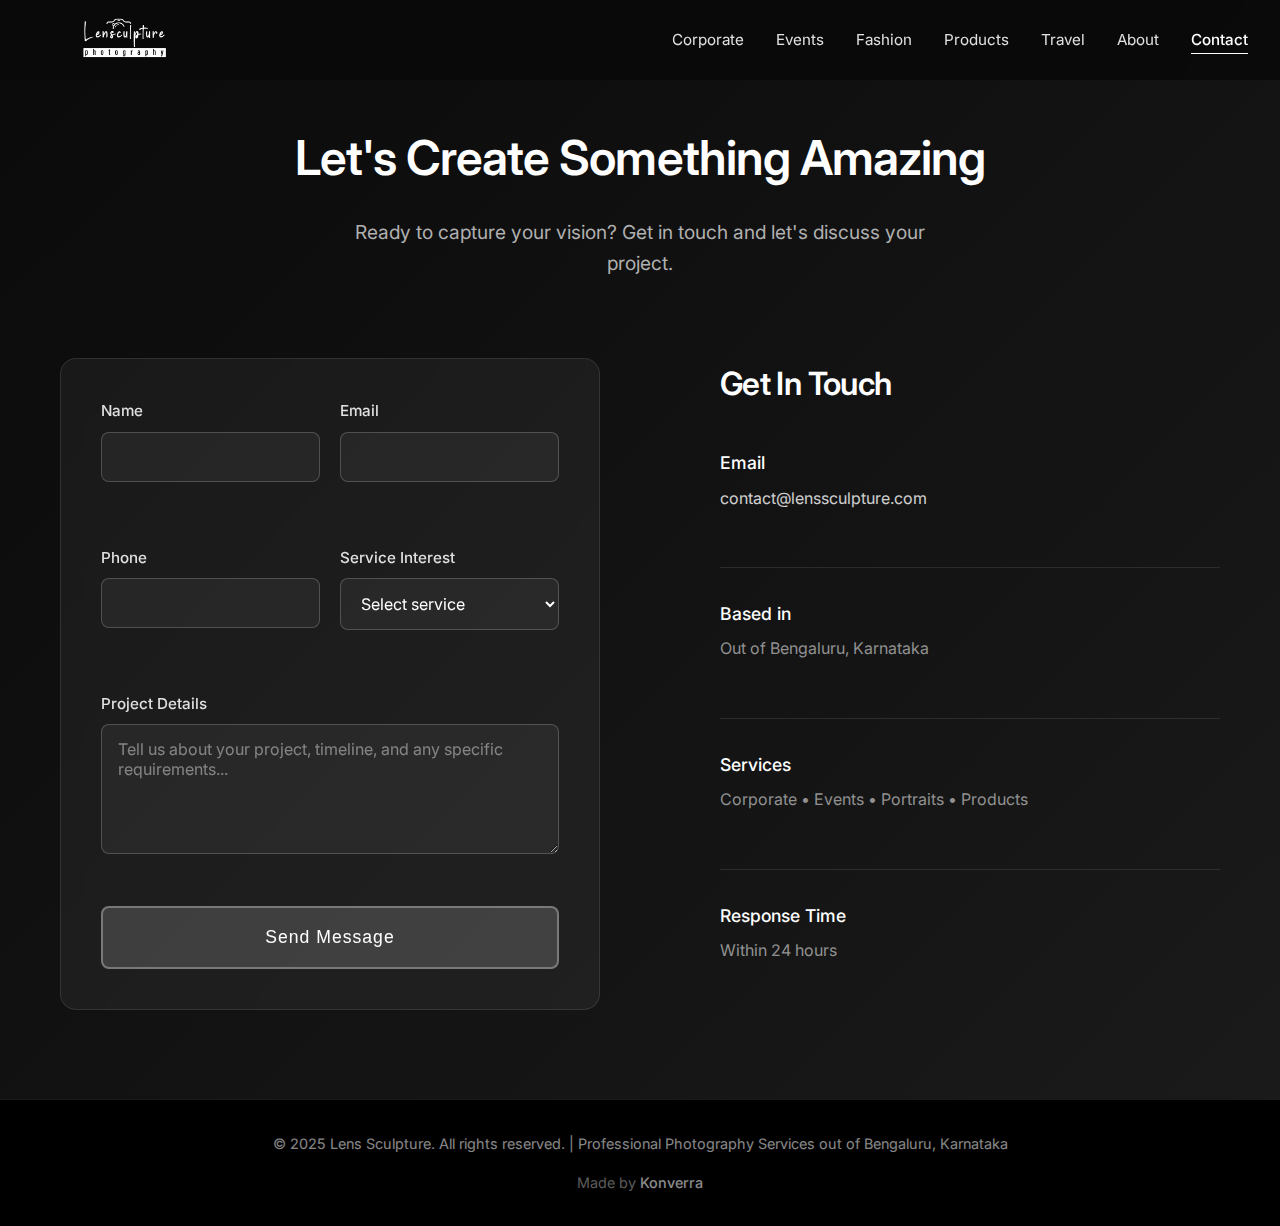
<file: contact.html>
<!DOCTYPE html>
<html lang="en">
<head>
    <meta charset="UTF-8">
    <meta name="viewport" content="width=device-width, initial-scale=1.0">
    <title>Contact - Lens Sculpture | Professional Photography Bengaluru</title>
    <meta name="description" content="Get in touch with Lens Sculpture for professional photography services in Bengaluru. Corporate, events, portraits, and product photography.">
    <link rel="stylesheet" href="styles.css">
    <link rel="stylesheet" href="portfolio.css">
    <link rel="preconnect" href="https://fonts.googleapis.com">
    <link rel="preconnect" href="https://fonts.gstatic.com" crossorigin>
    <link href="https://fonts.googleapis.com/css2?family=Inter:wght@300;400;500;600&display=swap" rel="stylesheet">
</head>
<body>
    <nav class="navbar">
        <div class="nav-container">
            <div class="nav-logo">
                <a href="index.html">
                    <img src="Dark Blue_Logo.png" alt="Lens Sculpture" class="logo">
                </a>
            </div>
            <ul class="nav-menu">
                <li><a href="corporate.html" class="nav-link">Corporate</a></li>
                <li><a href="events.html" class="nav-link">Events</a></li>
                <li><a href="portraits.html" class="nav-link">Fashion</a></li>
                <li><a href="products.html" class="nav-link">Products</a></li>
                <li><a href="travel.html" class="nav-link">Travel</a></li>
                <li><a href="about.html" class="nav-link">About</a></li>
                <li><a href="contact.html" class="nav-link active">Contact</a></li>
            </ul>
            <div class="hamburger">
                <span></span>
                <span></span>
                <span></span>
            </div>
        </div>
    </nav>

    <!-- Dynamic star container -->
    <div class="star-birth-container" id="starBirthContainer"></div>

    <!-- Contact Section -->
    <section class="contact-main">
        <div class="container">
            <div class="contact-wrapper">
                <!-- Contact Header -->
                <div class="contact-header">
                    <h1>Let's Create Something Amazing</h1>
                    <p>Ready to capture your vision? Get in touch and let's discuss your project.</p>
                </div>

                <!-- Contact Content -->
                <div class="contact-content">
                    <!-- Contact Form -->
                    <div class="contact-form-section">
                        <form class="contact-form" id="contact-form">
                            <div class="form-row">
                                <div class="form-group">
                                    <label for="name">Name</label>
                                    <input type="text" id="name" name="name" required>
                                </div>
                                <div class="form-group">
                                    <label for="email">Email</label>
                                    <input type="email" id="email" name="email" required>
                                </div>
                            </div>

                            <div class="form-row">
                                <div class="form-group">
                                    <label for="phone">Phone</label>
                                    <input type="tel" id="phone" name="phone">
                                </div>
                                <div class="form-group">
                                    <label for="service">Service Interest</label>
                                    <select id="service" name="service">
                                        <option value="">Select service</option>
                                        <option value="corporate">Corporate</option>
                                        <option value="events">Events</option>
                                        <option value="portraits">Portraits</option>
                                        <option value="products">Products</option>
                                        <option value="multiple">Multiple Services</option>
                                    </select>
                                </div>
                            </div>

                            <div class="form-group">
                                <label for="message">Project Details</label>
                                <textarea id="message" name="message" rows="5" placeholder="Tell us about your project, timeline, and any specific requirements..." required></textarea>
                            </div>

                            <button type="submit" class="cta-button">Send Message</button>
                        </form>
                    </div>

                    <!-- Contact Info -->
                    <div class="contact-info-section">
                        <div class="contact-info">
                            <h3>Get In Touch</h3>

                            <div class="info-item">
                                <h4>Email</h4>
                                <p><a href="mailto:contact@lenssculpture.com">contact@lenssculpture.com</a></p>
                            </div>

                            <div class="info-item">
                                <h4>Based in</h4>
                                <p>Out of Bengaluru, Karnataka</p>
                            </div>

                            <div class="info-item">
                                <h4>Services</h4>
                                <p>Corporate • Events • Portraits • Products</p>
                            </div>

                            <div class="info-item">
                                <h4>Response Time</h4>
                                <p>Within 24 hours</p>
                            </div>
                        </div>
                    </div>
                </div>
            </div>
        </div>
    </section>

    <footer class="footer">
        <div class="container">
            <p>&copy; 2025 Lens Sculpture. All rights reserved. | Professional Photography Services out of Bengaluru, Karnataka</p>
            <p class="made-by">Made by <a href="#" target="_blank" rel="noopener">Konverra</a></p>
        </div>
    </footer>

    <script src="script.js"></script>
    <script src="portfolio.js"></script>
    <script>
        // Contact form handling
        document.getElementById('contact-form').addEventListener('submit', function(e) {
            e.preventDefault();

            // Get form data
            const formData = new FormData(this);
            const name = formData.get('name');
            const email = formData.get('email');
            const message = formData.get('message');

            // Simple form validation
            if (!name || !email || !message) {
                alert('Please fill in all required fields.');
                return;
            }

            // Show success message (in a real implementation, this would send to a server)
            alert('Thank you for your message! We\'ll get back to you within 24 hours.');

            // Reset form
            this.reset();
        });
    </script>
</body>
</html>
</file>
<file: styles.css>
* {
    margin: 0;
    padding: 0;
    box-sizing: border-box;
}

html {
    scroll-behavior: smooth;
}

body {
    font-family: 'Inter', sans-serif;
    background-color: #0a0a0a;
    color: #e0e0e0;
    line-height: 1.6;
    overflow-x: hidden;
}

/* Mobile optimizations */
@media (max-width: 768px) {
    body {
        font-size: 14px;
        line-height: 1.5;
        -webkit-text-size-adjust: 100%;
        -webkit-tap-highlight-color: transparent;
    }
}

@media (max-width: 480px) {
    body {
        font-size: 13px;
        line-height: 1.4;
        -webkit-text-size-adjust: 100%;
        -webkit-tap-highlight-color: transparent;
    }
}

/* Touch improvements */
@media (max-width: 768px) {
    button, .nav-link, .thumbnail {
        min-height: 44px;
        min-width: 44px;
        -webkit-tap-highlight-color: transparent;
    }

    .nav-link {
        padding: 12px 8px;
        display: flex;
        align-items: center;
        justify-content: center;
    }
}

.container {
    max-width: 1200px;
    margin: 0 auto;
    padding: 0 20px;
}

@media (max-width: 768px) {
    .container {
        padding: 0 15px;
    }
}

@media (max-width: 480px) {
    .container {
        padding: 0 10px;
    }
}

/* Navigation */
.navbar {
    position: fixed;
    top: 0;
    width: 100%;
    background: rgba(10, 10, 10, 0.95);
    backdrop-filter: blur(10px);
    z-index: 1000;
    transition: all 0.3s ease;
}

.nav-container {
    display: flex;
    justify-content: space-between;
    align-items: center;
    padding: 1.2rem 2rem;
    max-width: 1400px;
    margin: 0 auto;
    height: 80px;
}

@media (max-width: 768px) {
    .nav-container {
        padding: 1rem 1.5rem;
        height: 70px;
    }
}

.logo {
    height: 110px;
    width: auto;
    filter: brightness(0) invert(1);
}

@media (max-width: 768px) {
    .logo {
        height: 80px;
    }
}

@media (max-width: 480px) {
    .logo {
        height: 60px;
    }
}

.nav-menu {
    display: flex;
    list-style: none;
    gap: 2rem;
}

.nav-link {
    color: #e0e0e0;
    text-decoration: none;
    font-weight: 400;
    font-size: 0.95rem;
    transition: color 0.3s ease;
    position: relative;
}

.nav-link:hover {
    color: #ffffff;
}

.nav-link::after {
    content: '';
    position: absolute;
    bottom: -5px;
    left: 0;
    width: 0;
    height: 1px;
    background-color: #ffffff;
    transition: width 0.3s ease;
}

.nav-link:hover::after {
    width: 100%;
}

.hamburger {
    display: none;
    flex-direction: column;
    cursor: pointer;
}

.hamburger span {
    width: 25px;
    height: 2px;
    background: #e0e0e0;
    margin: 3px 0;
    transition: 0.3s;
}

/* Hero Section */
.hero-section {
    height: 100vh;
    position: relative;
    overflow: hidden;
}

@media (max-width: 768px) {
    .hero-section {
        height: 100vh;
        min-height: 600px;
    }
}

@media (max-width: 480px) {
    .hero-section {
        height: 100vh;
        min-height: 500px;
    }
}

/* Scroll Indicator */
.scroll-indicator {
    position: absolute;
    bottom: 40px;
    right: 40px;
    z-index: 100;
    display: flex;
    flex-direction: column;
    align-items: center;
    gap: 8px;
    cursor: pointer;
    transition: opacity 0.3s ease;
}

.scroll-indicator.hide {
    opacity: 0;
    pointer-events: none;
}

.scroll-text {
    color: rgba(255, 255, 255, 0.8);
    font-size: 0.85rem;
    letter-spacing: 2px;
    text-transform: uppercase;
    font-weight: 300;
}

.scroll-arrow {
    animation: bounce 2s infinite;
    color: rgba(255, 255, 255, 0.8);
}

@keyframes bounce {
    0%, 20%, 50%, 80%, 100% {
        transform: translateY(0);
    }
    40% {
        transform: translateY(10px);
    }
    60% {
        transform: translateY(5px);
    }
}

.scroll-indicator:hover .scroll-arrow {
    animation-play-state: paused;
    transform: translateY(5px);
}

.scroll-indicator:hover .scroll-text {
    color: rgba(255, 255, 255, 1);
}

@media (max-width: 768px) {
    .scroll-indicator {
        right: 20px;
        bottom: 30px;
    }
}

.hero-slideshow {
    position: relative;
    width: 100%;
    height: 100%;
}

.hero-slide {
    position: absolute;
    top: 0;
    left: 0;
    width: 100%;
    height: 100%;
    opacity: 0;
    transition: all 1.2s cubic-bezier(0.4, 0, 0.2, 1);
    transform: scale(1.05);
}

.hero-slide.active {
    opacity: 1;
    transform: scale(1);
}

.hero-slide.prev {
    transform: translateX(-100%) scale(0.95);
}

.hero-slide.next {
    transform: translateX(100%) scale(0.95);
}

.hero-image {
    width: 100%;
    height: 100%;
    background-size: cover;
    background-position: center 60%; /* Brought down further to show full faces */
    background-repeat: no-repeat;
    position: relative;
    filter: brightness(0.8) contrast(1.1);
    transition: filter 0.6s ease;
}

/* Responsive Hero Images */
.hero-image.desktop-image {
    display: block;
}

.hero-image.mobile-image {
    display: none;
}

@media (max-width: 768px) {
    .hero-image.desktop-image {
        display: none;
    }

    .hero-image.mobile-image {
        display: block;
        background-position: center 40%; /* Better positioning for mobile portraits */
    }
}

/* Override for specific positioning when needed */
.hero-image.center-focus {
    background-position: center center;
}

.hero-image.face-focus {
    background-position: center 65%; /* Brought down much more to show full faces clearly */
}

.hero-image.top-focus {
    background-position: center 30%; /* For images needing upper focus */
}

.hero-slide.active .hero-image {
    filter: brightness(0.9) contrast(1.05);
}

.hero-image::before {
    content: '';
    position: absolute;
    top: 0;
    left: 0;
    right: 0;
    bottom: 0;
    background: linear-gradient(45deg, rgba(0,0,0,0.3) 0%, rgba(0,0,0,0.1) 50%, rgba(0,0,0,0.2) 100%);
}

/* Modern Slider Navigation */
.hero-nav {
    position: absolute;
    bottom: 0;
    left: 0;
    right: 0;
    z-index: 100;
    background: linear-gradient(transparent, rgba(0,0,0,0.7));
    padding: 4rem 0 2rem;
}

.slider-controls {
    display: flex;
    flex-direction: column;
    align-items: center;
    gap: 1rem;
    max-width: 1200px;
    margin: 0 auto;
    padding: 0 2rem;
}

/* Progress Bar */
.slider-progress {
    width: 100%;
    height: 2px;
    background: rgba(255,255,255,0.2);
    border-radius: 1px;
    overflow: hidden;
    position: relative;
}

.progress-fill {
    height: 100%;
    background: linear-gradient(90deg, #ffffff, rgba(255,255,255,0.8));
    width: 0%;
    transition: width 0.3s ease;
    border-radius: 1px;
}

/* Thumbnail Navigation */
.hero-nav-thumbnails {
    display: flex;
    gap: 0.4rem;
    overflow-x: auto;
    padding: 0.5rem 0;
    max-width: 100%;
    scrollbar-width: none;
    -ms-overflow-style: none;
    justify-content: flex-start;
    align-items: center;
}

.hero-nav-thumbnails::-webkit-scrollbar {
    display: none;
}

/* Fix alignment at the end */
.hero-nav-thumbnails::after {
    content: '';
    flex-shrink: 0;
    width: 1px;
}

.thumbnail {
    flex-shrink: 0;
    width: 50px;
    height: 32px;
    border-radius: 4px;
    background-size: cover;
    background-position: center;
    cursor: pointer;
    opacity: 0.5;
    transition: all 0.4s cubic-bezier(0.4, 0, 0.2, 1);
    border: 1px solid transparent;
    position: relative;
    overflow: hidden;
}

/* Responsive Thumbnails */
.thumbnail-desktop {
    width: 100%;
    height: 100%;
    background-size: cover;
    background-position: center;
    background-repeat: no-repeat;
    display: block;
    position: absolute;
    top: 0;
    left: 0;
}

.thumbnail-mobile {
    width: 100%;
    height: 100%;
    background-size: cover;
    background-position: center;
    background-repeat: no-repeat;
    display: none;
    position: absolute;
    top: 0;
    left: 0;
}

@media (max-width: 768px) {
    .thumbnail-desktop {
        display: none;
    }

    .thumbnail-mobile {
        display: block;
    }
}

.thumbnail::before {
    content: '';
    position: absolute;
    top: 0;
    left: 0;
    right: 0;
    bottom: 0;
    background: rgba(0,0,0,0.3);
    transition: opacity 0.3s ease;
}

.thumbnail.active {
    opacity: 1;
    transform: scale(1.05);
    border-color: rgba(255,255,255,0.8);
    box-shadow: 0 2px 8px rgba(0,0,0,0.4);
}

.thumbnail.active::before {
    opacity: 0;
}

.thumbnail:hover {
    opacity: 0.8;
    transform: scale(1.05);
}

/* Slider Info */
.slider-info {
    display: flex;
    align-items: center;
    justify-content: center;
    gap: 2rem;
    color: rgba(255,255,255,0.8);
    font-size: 0.9rem;
    font-weight: 300;
    letter-spacing: 1px;
}

/* Navigation Arrows */
.slider-arrows {
    position: absolute;
    top: 50%;
    transform: translateY(-50%);
    z-index: 50;
    width: 100%;
    pointer-events: none;
}

.slider-arrow {
    position: absolute;
    width: 50px;
    height: 50px;
    background: rgba(255,255,255,0.1);
    border: 1px solid rgba(255,255,255,0.2);
    border-radius: 50%;
    display: flex;
    align-items: center;
    justify-content: center;
    cursor: pointer;
    transition: all 0.3s ease;
    pointer-events: auto;
    backdrop-filter: blur(10px);
}

.slider-arrow:hover {
    background: rgba(255,255,255,0.2);
    border-color: rgba(255,255,255,0.4);
    transform: scale(1.1);
}

.slider-arrow.prev {
    left: 2rem;
}

.slider-arrow.next {
    right: 2rem;
}

.slider-arrow svg {
    width: 20px;
    height: 20px;
    fill: #ffffff;
}

/* Auto-play Indicator */
.autoplay-indicator {
    width: 8px;
    height: 8px;
    border-radius: 50%;
    background: rgba(255,255,255,0.5);
    position: relative;
    overflow: hidden;
}

.autoplay-indicator.active::before {
    content: '';
    position: absolute;
    top: 0;
    left: 0;
    width: 100%;
    height: 100%;
    background: #ffffff;
    border-radius: 50%;
    animation: pulse 5s infinite;
}

@keyframes pulse {
    0%, 100% { opacity: 0.5; transform: scale(1); }
    50% { opacity: 1; transform: scale(1.2); }
}

/* Responsive Design for Modern Slider */
@media (max-width: 768px) {
    .hero-nav {
        padding: 2.5rem 0 1.5rem;
        background: linear-gradient(transparent, rgba(0,0,0,0.8));
    }

    .slider-controls {
        gap: 0.8rem;
        padding: 0 1rem;
    }

    .thumbnail {
        width: 40px;
        height: 26px;
    }

    .slider-arrows {
        display: none; /* Hide arrows on mobile, use swipe instead */
    }

    .slider-info {
        gap: 1rem;
        font-size: 0.8rem;
        justify-content: center;
    }

    .hero-nav-thumbnails {
        padding: 0.3rem 0;
        gap: 0.3rem;
        justify-content: flex-start;
    }

    .hero-nav-thumbnails::after {
        width: 2rem; /* Extra space at the end for better scrolling */
    }
}

@media (max-width: 480px) {
    .hero-nav {
        padding: 2rem 0 1rem;
        background: linear-gradient(transparent, rgba(0,0,0,0.85));
    }

    .slider-controls {
        gap: 0.6rem;
    }

    .thumbnail {
        width: 32px;
        height: 22px;
        border-radius: 3px;
    }

    .slider-info {
        justify-content: center;
        gap: 0.5rem;
        text-align: center;
    }

    .hero-nav-thumbnails {
        max-width: calc(100vw - 2rem);
        overflow-x: auto;
        padding: 0.3rem 0;
        gap: 0.25rem;
    }

    .hero-nav-thumbnails::after {
        width: 3rem; /* More space on mobile for easier scrolling */
    }
}

/* High-resolution displays */
@media (min-resolution: 2dppx) {
    .hero-image {
        filter: brightness(0.85) contrast(1.15);
    }

    .hero-slide.active .hero-image {
        filter: brightness(0.95) contrast(1.1);
    }
}

/* About Section */
.about-section {
    padding: 8rem 0;
    text-align: center;
    background: #111111;
}

.about-section h2 {
    font-size: 3rem;
    font-weight: 300;
    margin-bottom: 2rem;
    letter-spacing: 2px;
}

.about-section p {
    font-size: 1.2rem;
    max-width: 800px;
    margin: 0 auto;
    opacity: 0.8;
    line-height: 1.8;
}

/* Portfolio Section */
.portfolio-section {
    padding: 6rem 0;
    background: #0a0a0a;
    overflow: hidden;
    position: relative;
}

/* Subtle Animated Background Effects */
.portfolio-section::before {
    content: '';
    position: absolute;
    top: 0;
    left: 0;
    right: 0;
    bottom: 0;
    background:
        radial-gradient(circle at 20% 50%, rgba(99, 102, 241, 0.06) 0%, transparent 50%),
        radial-gradient(circle at 80% 50%, rgba(147, 51, 234, 0.06) 0%, transparent 50%),
        radial-gradient(circle at 50% 20%, rgba(59, 130, 246, 0.06) 0%, transparent 50%);
    animation: gentleGradientShift 35s ease-in-out infinite;
    pointer-events: none;
}

@keyframes gentleGradientShift {
    0%, 100% {
        transform: translate(0, 0) scale(1);
        opacity: 0.8;
    }
    25% {
        transform: translate(-8px, 5px) scale(1.02);
        opacity: 1;
    }
    50% {
        transform: translate(8px, -5px) scale(0.98);
        opacity: 0.9;
    }
    75% {
        transform: translate(-5px, -8px) scale(1.01);
        opacity: 0.85;
    }
}

/* Subtle floating particles */
.portfolio-section::after {
    content: '';
    position: absolute;
    top: 0;
    left: 0;
    right: 0;
    bottom: 0;
    background-image:
        radial-gradient(circle at 15% 25%, rgba(255, 255, 255, 0.04) 1px, transparent 1px),
        radial-gradient(circle at 35% 75%, rgba(255, 255, 255, 0.04) 1px, transparent 1px),
        radial-gradient(circle at 65% 45%, rgba(255, 255, 255, 0.04) 1px, transparent 1px),
        radial-gradient(circle at 85% 85%, rgba(255, 255, 255, 0.04) 1px, transparent 1px),
        radial-gradient(circle at 75% 15%, rgba(255, 255, 255, 0.04) 1px, transparent 1px);
    background-size: 100% 100%, 100% 100%, 100% 100%, 100% 100%, 100% 100%;
    animation: gentleFloat 40s linear infinite;
    pointer-events: none;
}

@keyframes gentleFloat {
    0% {
        transform: translateY(0) translateX(0);
    }
    100% {
        transform: translateY(-30px) translateX(20px);
    }
}

.section-title {
    font-size: 2rem;
    font-weight: 300;
    text-align: center;
    margin-bottom: 3rem;
    color: #ffffff;
    letter-spacing: 2px;
}


/* Circular Gallery Styles */
.circular-gallery-container {
    max-width: 900px;
    margin: 0 auto;
    padding: 2rem;
    position: relative;
    z-index: 10;
}

.circular-gallery {
    position: relative;
    width: 100%;
    height: 580px;
    display: flex;
    align-items: center;
    justify-content: center;
}

/* Animated Ring Outline */
.animated-ring {
    position: absolute;
    width: 520px;
    height: 520px;
    border: 1px solid rgba(255, 255, 255, 0.05);
    border-radius: 50%;
    top: 50%;
    left: 50%;
    transform: translate(-50%, -50%);
    z-index: -1;
    animation: ringPulse 6s ease-in-out infinite;
    transition: all 0.3s ease;
}

/* Realistic Comet Head */
.animated-ring::before {
    content: '';
    position: absolute;
    width: 8px;
    height: 8px;
    background:
        radial-gradient(circle at 30% 30%, #ffffff 0%, #ffffff 20%, rgba(255, 255, 255, 0) 40%),
        radial-gradient(circle, #87ceeb 0%, #4169e1 30%, rgba(65, 105, 225, 0.8) 60%, transparent 100%);
    border-radius: 50%;
    top: calc(50% - 4px);
    left: calc(50% - 4px);
    animation: cometOrbit 8s linear infinite, cometPulse 2s ease-in-out infinite, cometColors 10s ease-in-out infinite;
    box-shadow:
        0 0 8px rgba(255, 255, 255, 1),
        0 0 16px rgba(135, 206, 235, 0.8),
        0 0 24px rgba(65, 105, 225, 0.6),
        0 0 32px rgba(65, 105, 225, 0.4);
    z-index: -1;
}

/* Additional Cosmic Elements */
.cosmic-element {
    position: absolute;
    top: calc(50% - 2px);
    left: calc(50% - 2px);
    z-index: -2;
}

.cosmic-1 {
    width: 6px;
    height: 6px;
    background: rgba(255, 215, 0, 1);
    border-radius: 50%;
    animation: cometOrbit 24s linear infinite;
    animation-delay: 0s;
    box-shadow:
        0 0 12px rgba(255, 215, 0, 1),
        0 0 24px rgba(255, 215, 0, 0.6),
        0 0 36px rgba(255, 215, 0, 0.3);
}

.cosmic-2 {
    width: 4px;
    height: 4px;
    background: rgba(147, 112, 219, 1);
    border-radius: 50%;
    animation: cometOrbit 24s linear infinite;
    animation-delay: -3s;
    box-shadow:
        0 0 10px rgba(147, 112, 219, 1),
        0 0 20px rgba(147, 112, 219, 0.6),
        0 0 30px rgba(147, 112, 219, 0.3);
}

.cosmic-3 {
    width: 5px;
    height: 5px;
    background: rgba(255, 182, 193, 1);
    border-radius: 50%;
    animation: cometOrbit 24s linear infinite;
    animation-delay: -6s;
    box-shadow:
        0 0 11px rgba(255, 182, 193, 1),
        0 0 22px rgba(255, 182, 193, 0.6),
        0 0 33px rgba(255, 182, 193, 0.3);
}

.cosmic-4 {
    width: 3px;
    height: 3px;
    background: rgba(0, 255, 255, 1);
    border-radius: 50%;
    animation: cometOrbit 24s linear infinite;
    animation-delay: -9s;
    box-shadow:
        0 0 9px rgba(0, 255, 255, 1),
        0 0 18px rgba(0, 255, 255, 0.6),
        0 0 27px rgba(0, 255, 255, 0.3);
}

.cosmic-5 {
    width: 4px;
    height: 4px;
    background: rgba(255, 69, 0, 1);
    border-radius: 50%;
    animation: cometOrbit 24s linear infinite;
    animation-delay: -12s;
    box-shadow:
        0 0 10px rgba(255, 69, 0, 1),
        0 0 20px rgba(255, 69, 0, 0.6),
        0 0 30px rgba(255, 69, 0, 0.3);
}

.cosmic-6 {
    width: 3px;
    height: 3px;
    background: rgba(50, 205, 50, 1);
    border-radius: 50%;
    animation: cometOrbit 24s linear infinite;
    animation-delay: -15s;
    box-shadow:
        0 0 9px rgba(50, 205, 50, 1),
        0 0 18px rgba(50, 205, 50, 0.6),
        0 0 27px rgba(50, 205, 50, 0.3);
}

.cosmic-7 {
    width: 5px;
    height: 5px;
    background: rgba(255, 20, 147, 1);
    border-radius: 50%;
    animation: cometOrbit 24s linear infinite;
    animation-delay: -18s;
    box-shadow:
        0 0 11px rgba(255, 20, 147, 1),
        0 0 22px rgba(255, 20, 147, 0.6),
        0 0 33px rgba(255, 20, 147, 0.3);
}

/* Dynamic Star Birth System */
.star-birth-container {
    position: fixed;
    top: 0;
    left: 0;
    width: 100vw;
    height: 100vh;
    pointer-events: none;
    z-index: 1;
}

.born-star {
    position: absolute;
    border-radius: 50%;
    pointer-events: none;
}

.born-star::before,
.born-star::after {
    content: '';
    position: absolute;
    background: rgba(255, 255, 255, 0.8);
    top: 50%;
    left: 50%;
}

.born-star::before {
    width: 8px;
    height: 1px;
    transform: translate(-50%, -50%);
}

.born-star::after {
    width: 1px;
    height: 8px;
    transform: translate(-50%, -50%);
}

/* Star size variations - realistic cosmic appearance */
.born-star.small {
    width: 2px;
    height: 2px;
    background: rgba(255, 255, 255, 0.9);
    box-shadow: 0 0 4px rgba(255, 255, 255, 0.6);
}

.born-star.medium {
    width: 3px;
    height: 3px;
    background: rgba(255, 255, 255, 1);
    box-shadow: 0 0 6px rgba(255, 255, 255, 0.8);
}

.born-star.bright {
    width: 4px;
    height: 4px;
    background: rgba(255, 255, 255, 1);
    box-shadow: 0 0 10px rgba(255, 255, 255, 0.9);
}

.born-star.bright::before {
    width: 12px;
    height: 1.5px;
}

.born-star.bright::after {
    width: 1.5px;
    height: 12px;
}

/* Star birth and flow animations */
@keyframes starBirth {
    0% {
        opacity: 0;
        transform: scale(0);
    }
    20% {
        opacity: 1;
        transform: scale(1.2);
    }
    100% {
        opacity: 0;
        transform: scale(0.8);
    }
}

@keyframes starPulse {
    0%, 100% {
        transform: scale(1);
        box-shadow: 0 0 6px rgba(255, 255, 255, 0.6);
    }
    50% {
        transform: scale(1.3);
        box-shadow: 0 0 12px rgba(255, 255, 255, 1);
    }
}

@keyframes cometOrbit {
    0% {
        transform: rotate(0deg) translateY(-260px) rotate(0deg);
    }
    100% {
        transform: rotate(360deg) translateY(-260px) rotate(-360deg);
    }
}

@keyframes trailOrbit {
    0% {
        transform: rotate(0deg) translateY(-260px) translateY(-30px);
    }
    100% {
        transform: rotate(360deg) translateY(-260px) translateY(-30px);
    }
}

@keyframes cometColors {
    0%, 100% {
        filter: hue-rotate(0deg) brightness(1) saturate(1);
    }
    25% {
        filter: hue-rotate(90deg) brightness(1.3) saturate(1.2);
    }
    50% {
        filter: hue-rotate(180deg) brightness(1.1) saturate(1.1);
    }
    75% {
        filter: hue-rotate(270deg) brightness(1.4) saturate(1.3);
    }
}

@keyframes trailColors {
    0%, 100% {
        filter: blur(1px) hue-rotate(0deg) brightness(1);
    }
    25% {
        filter: blur(1px) hue-rotate(90deg) brightness(1.2);
    }
    50% {
        filter: blur(1px) hue-rotate(180deg) brightness(1.1);
    }
    75% {
        filter: blur(1px) hue-rotate(270deg) brightness(1.3);
    }
}

@keyframes cometPulse {
    0%, 100% {
        width: 8px;
        height: 8px;
        box-shadow:
            0 0 8px rgba(255, 255, 255, 1),
            0 0 16px rgba(135, 206, 235, 0.8),
            0 0 24px rgba(65, 105, 225, 0.6),
            0 0 32px rgba(65, 105, 225, 0.4);
    }
    50% {
        width: 10px;
        height: 10px;
        box-shadow:
            0 0 12px rgba(255, 255, 255, 1),
            0 0 24px rgba(135, 206, 235, 1),
            0 0 36px rgba(65, 105, 225, 0.8),
            0 0 48px rgba(65, 105, 225, 0.6),
            0 0 60px rgba(255, 255, 255, 0.3);
    }
}

@keyframes trailFlicker {
    0%, 100% {
        opacity: 0.8;
        transform: scaleX(1);
    }
    25% {
        opacity: 1;
        transform: scaleX(1.1);
    }
    50% {
        opacity: 0.6;
        transform: scaleX(0.9);
    }
    75% {
        opacity: 0.9;
        transform: scaleX(1.05);
    }
}

.animated-ring.ring-highlight {
    border-color: rgba(255, 255, 255, 0.4);
    box-shadow: 0 0 50px rgba(255, 255, 255, 0.15);
    animation-play-state: paused;
}

@keyframes ringPulse {
    0%, 100% {
        transform: translate(-50%, -50%) scale(1);
        border-color: rgba(255, 255, 255, 0.15);
        box-shadow: 0 0 0 0 rgba(255, 255, 255, 0.1);
    }
    50% {
        transform: translate(-50%, -50%) scale(1.02);
        border-color: rgba(255, 255, 255, 0.25);
        box-shadow: 0 0 30px 0 rgba(255, 255, 255, 0.05);
    }
}

@keyframes ringRotate {
    0% {
        transform: translate(-50%, -50%) rotate(0deg);
    }
    100% {
        transform: translate(-50%, -50%) rotate(360deg);
    }
}

/* Center Text */
.center-text {
    position: absolute;
    top: 50%;
    left: 50%;
    transform: translate(-50%, -50%);
    text-align: center;
    z-index: 15;
    animation: textFloat 4s ease-in-out infinite;
}

@keyframes textFloat {
    0%, 100% {
        transform: translate(-50%, -50%) translateY(0px);
    }
    50% {
        transform: translate(-50%, -50%) translateY(-3px);
    }
}

.gallery-category {
    font-size: 1.5rem;
    font-weight: 300;
    color: #ffffff;
    margin-bottom: 0.5rem;
    letter-spacing: 1px;
}

.gallery-description {
    font-size: 0.9rem;
    color: rgba(255, 255, 255, 0.8);
    animation: fadeInOut 3s ease-in-out infinite;
}

@keyframes fadeInOut {
    0%, 100% {
        opacity: 0.8;
    }
    50% {
        opacity: 1;
    }
}

.gallery-ring {
    position: relative;
    width: 600px;
    height: 600px;
    animation: rotateRing 40s linear infinite;
}

@keyframes rotateRing {
    from { transform: rotate(0deg); }
    to { transform: rotate(360deg); }
}

.gallery-ring.paused {
    animation-play-state: paused;
}

.gallery-item {
    position: absolute;
    width: 180px;
    height: 180px;
    border-radius: 50%;
    overflow: hidden;
    z-index: 10;
    cursor: pointer;
    transition: all 0.4s ease;
    border: 3px solid rgba(255, 255, 255, 0.2);
    box-shadow: 0 4px 20px rgba(0, 0, 0, 0.4), 0 0 30px rgba(255, 255, 255, 0.1);
    animation: subtlePulse 3s ease-in-out infinite;
    z-index: 10;
}

@keyframes subtlePulse {
    0%, 100% {
        box-shadow: 0 4px 20px rgba(0, 0, 0, 0.4), 0 0 30px rgba(255, 255, 255, 0.1);
    }
    50% {
        box-shadow: 0 4px 20px rgba(0, 0, 0, 0.4), 0 0 40px rgba(255, 255, 255, 0.2);
    }
}

.gallery-item img {
    width: 100%;
    height: 100%;
    object-fit: cover;
    transition: transform 0.4s ease;
}

.gallery-item:hover {
    transform: scale(1.15) translateY(-5px);
    border-color: rgba(255, 255, 255, 0.8);
    box-shadow: 0 15px 40px rgba(0, 0, 0, 0.7), 0 0 60px rgba(255, 255, 255, 0.3);
    z-index: 20;
    animation: none;
}

.gallery-item:hover img {
    transform: scale(1.1);
}

.gallery-item::before {
    content: '';
    position: absolute;
    top: 50%;
    left: 50%;
    transform: translate(-50%, -50%);
    width: 100%;
    height: 100%;
    background: radial-gradient(circle, rgba(255,255,255,0.1) 0%, transparent 70%);
    opacity: 0;
    transition: opacity 0.3s ease;
    pointer-events: none;
}

.gallery-item:hover::before {
    opacity: 1;
}

.item-info {
    position: absolute;
    bottom: 0;
    left: 0;
    right: 0;
    background: linear-gradient(to top, rgba(0, 0, 0, 0.95), rgba(0, 0, 0, 0.7) 50%, transparent);
    padding: 1.5rem 1rem;
    transform: translateY(100%);
    transition: transform 0.3s ease;
}

.gallery-item:hover .item-info {
    transform: translateY(0);
}

.item-info h4 {
    color: white;
    font-size: 1rem;
    font-weight: 400;
    margin: 0 0 0.5rem 0;
    text-align: center;
    letter-spacing: 0.5px;
}

.item-info::after {
    content: 'Click to View';
    display: block;
    color: rgba(255, 255, 255, 0.9);
    font-size: 0.75rem;
    text-align: center;
    text-transform: uppercase;
    letter-spacing: 1px;
    font-weight: 300;
}

/* Position items in circle - 4 items at 90 degree intervals */
.gallery-item:nth-child(1) {
    top: 50%;
    left: 100%;
    transform: translate(-50%, -50%);
    animation: counterRotate 40s linear infinite;
}
.gallery-item:nth-child(2) {
    top: 0;
    left: 50%;
    transform: translate(-50%, -50%);
    animation: counterRotate 40s linear infinite;
}
.gallery-item:nth-child(3) {
    top: 50%;
    left: 0;
    transform: translate(-50%, -50%);
    animation: counterRotate 40s linear infinite;
}
.gallery-item:nth-child(4) {
    top: 100%;
    left: 50%;
    transform: translate(-50%, -50%);
    animation: counterRotate 40s linear infinite;
}

@keyframes counterRotate {
    from { transform: translate(-50%, -50%) rotate(0deg); }
    to { transform: translate(-50%, -50%) rotate(-360deg); }
}

.gallery-ring.paused .gallery-item {
    animation-play-state: paused;
}


/* Responsive adjustments */
@media (max-width: 768px) {
    .circular-gallery {
        height: 500px;
    }

    .gallery-ring {
        width: 400px;
        height: 400px;
    }

    .gallery-item {
        width: 120px;
        height: 120px;
    }

    .gallery-center {
        width: 150px;
        height: 150px;
    }

    .gallery-category {
        font-size: 1.2rem;
    }

}

/* Height-based media queries for laptops */
@media (max-height: 800px) and (min-width: 769px) {
    .circular-gallery {
        height: 520px;
    }

    .gallery-ring {
        width: 500px;
        height: 500px;
    }

    .gallery-item {
        width: 150px;
        height: 150px;
    }
}

@media (max-height: 700px) and (min-width: 769px) {
    .circular-gallery {
        height: 480px;
    }

    .gallery-ring {
        width: 450px;
        height: 450px;
    }

    .gallery-item {
        width: 130px;
        height: 130px;
    }

}

/* CTA Section */
.cta-section {
    padding: 6rem 0;
    background: #111111;
    text-align: center;
}

.cta-section h2 {
    font-size: 2.5rem;
    font-weight: 300;
    margin-bottom: 1rem;
    letter-spacing: 2px;
}

.cta-section p {
    font-size: 1.2rem;
    opacity: 0.8;
    margin-bottom: 3rem;
    max-width: 600px;
    margin-left: auto;
    margin-right: auto;
}

.cta-button {
    display: inline-block;
    padding: 1.2rem 3rem;
    background: rgba(255,255,255,0.1);
    border: 2px solid rgba(255,255,255,0.3);
    border-radius: 8px;
    color: #ffffff;
    text-decoration: none;
    font-size: 1.1rem;
    font-weight: 500;
    letter-spacing: 1px;
    transition: all 0.3s ease;
    backdrop-filter: blur(10px);
}

.cta-button:hover {
    background: rgba(255,255,255,0.15);
    border-color: rgba(255,255,255,0.5);
    transform: translateY(-3px);
    box-shadow: 0 10px 30px rgba(0,0,0,0.3);
}

/* Contact Section */
.contact-section {
    padding: 8rem 0;
    background: #111111;
}

.contact-section h2 {
    font-size: 2.5rem;
    font-weight: 300;
    text-align: center;
    margin-bottom: 4rem;
    letter-spacing: 2px;
}

.contact-content {
    display: grid;
    grid-template-columns: 1fr 1fr;
    gap: 4rem;
    align-items: start;
}

.contact-info h3 {
    font-size: 1.8rem;
    font-weight: 400;
    margin-bottom: 1.5rem;
}

.contact-info p {
    font-size: 1.1rem;
    opacity: 0.8;
    margin-bottom: 2rem;
    line-height: 1.6;
}

.contact-details p {
    margin-bottom: 1rem;
    font-size: 1rem;
}

.contact-form {
    display: flex;
    flex-direction: column;
    gap: 1.5rem;
}

.form-group {
    position: relative;
}

.form-group input,
.form-group select,
.form-group textarea {
    width: 100%;
    padding: 1rem;
    background: rgba(255,255,255,0.05);
    border: 1px solid rgba(255,255,255,0.1);
    border-radius: 8px;
    color: #e0e0e0;
    font-family: 'Inter', sans-serif;
    font-size: 1rem;
    transition: all 0.3s ease;
}

.form-group input:focus,
.form-group select:focus,
.form-group textarea:focus {
    outline: none;
    border-color: rgba(255,255,255,0.3);
    background: rgba(255,255,255,0.08);
}

.form-group input::placeholder,
.form-group textarea::placeholder {
    color: rgba(224,224,224,0.5);
}

.submit-btn {
    padding: 1rem 2rem;
    background: rgba(255,255,255,0.1);
    border: 1px solid rgba(255,255,255,0.2);
    border-radius: 8px;
    color: #e0e0e0;
    font-family: 'Inter', sans-serif;
    font-size: 1rem;
    font-weight: 500;
    cursor: pointer;
    transition: all 0.3s ease;
    letter-spacing: 1px;
}

.submit-btn:hover {
    background: rgba(255,255,255,0.15);
    border-color: rgba(255,255,255,0.3);
    transform: translateY(-2px);
}

/* Lightbox */
.lightbox {
    display: none;
    position: fixed;
    top: 0;
    left: 0;
    width: 100%;
    height: 100%;
    background: rgba(0,0,0,0.95);
    z-index: 2000;
}

.lightbox-content {
    position: relative;
    width: 100%;
    height: 100%;
    display: flex;
    align-items: center;
    justify-content: center;
}

.lightbox-image {
    max-width: 90%;
    max-height: 90%;
    object-fit: contain;
}

.lightbox-close {
    position: absolute;
    top: 2rem;
    right: 2rem;
    font-size: 2rem;
    color: #ffffff;
    cursor: pointer;
    z-index: 2001;
}

.lightbox-nav {
    position: absolute;
    top: 50%;
    transform: translateY(-50%);
    width: 100%;
    display: flex;
    justify-content: space-between;
    padding: 0 2rem;
}

.lightbox-prev,
.lightbox-next {
    background: rgba(255,255,255,0.1);
    border: none;
    color: #ffffff;
    font-size: 2rem;
    padding: 1rem;
    cursor: pointer;
    border-radius: 50%;
    transition: background 0.3s ease;
}

.lightbox-prev:hover,
.lightbox-next:hover {
    background: rgba(255,255,255,0.2);
}

/* Footer */
.footer {
    background: #000000;
    padding: 2rem 0;
    text-align: center;
    border-top: 1px solid rgba(255,255,255,0.1);
}

.footer p {
    opacity: 0.6;
    font-size: 0.9rem;
}

.made-by {
    margin-top: 1rem;
    font-size: 0.85rem;
    color: #999;
    opacity: 0.8;
}

.made-by a {
    color: #fff;
    text-decoration: none;
    font-weight: 500;
    transition: all 0.3s ease;
    opacity: 0.9;
}

.made-by a:hover {
    color: #ffffff;
    text-decoration: underline;
    opacity: 1;
}

/* Animations */
@keyframes fadeInUp {
    from {
        opacity: 0;
        transform: translateY(30px);
    }
    to {
        opacity: 1;
        transform: translateY(0);
    }
}

.fade-in {
    opacity: 0;
    transform: translateY(30px);
    transition: all 0.8s ease;
}

.fade-in.visible {
    opacity: 1;
    transform: translateY(0);
}

/* Responsive Design */
@media (max-width: 768px) {
    .nav-menu {
        position: fixed;
        left: -100%;
        top: 70px;
        flex-direction: column;
        background-color: rgba(10, 10, 10, 0.98);
        backdrop-filter: blur(20px);
        width: 100%;
        height: calc(100vh - 70px);
        text-align: center;
        transition: left 0.3s ease-in-out;
        padding: 3rem 0;
        z-index: 999;
        overflow-y: auto;
        box-shadow: 0 4px 20px rgba(0, 0, 0, 0.3);
    }

    .nav-menu.active {
        left: 0;
    }

    .nav-menu li {
        margin: 1.5rem 0;
    }

    .nav-link {
        font-size: 1.3rem;
        padding: 1rem 2rem;
        border-radius: 8px;
        transition: all 0.3s ease;
        display: block;
        width: fit-content;
        margin: 0 auto;
    }

    .nav-link:hover {
        background: rgba(255, 255, 255, 0.1);
        transform: translateX(10px);
    }

    .hamburger {
        display: flex;
        z-index: 1001;
        position: relative;
    }

    .hamburger.active span:nth-child(2) {
        opacity: 0;
    }

    .hamburger.active span:nth-child(1) {
        transform: translateY(8px) rotate(45deg);
    }

    .hamburger.active span:nth-child(3) {
        transform: translateY(-8px) rotate(-45deg);
    }

    .hero-title {
        font-size: 2.5rem;
    }

    .hero-subtitle {
        font-size: 1.2rem;
    }

    .about-section h2 {
        font-size: 2rem;
    }

    .gallery-section h2 {
        font-size: 2rem;
    }

    .gallery-grid {
        grid-template-columns: 1fr;
        gap: 1rem;
    }

    .gallery-item {
        aspect-ratio: 3/2;
    }

    .contact-content {
        grid-template-columns: 1fr;
        gap: 3rem;
    }

    .contact-section h2 {
        font-size: 2rem;
    }

    .nav-container {
        padding: 1rem;
    }
}

@media (max-width: 480px) {
    .hero-title {
        font-size: 2rem;
    }

    .gallery-grid {
        grid-template-columns: 1fr;
    }

    .gallery-item {
        aspect-ratio: 1/1;
    }
}

/* Contact Page Styles */
.contact-main {
    min-height: 100vh;
    padding: 120px 0 80px;
    background: linear-gradient(135deg, #0a0a0a 0%, #1a1a1a 100%);
    position: relative;
}

.contact-wrapper {
    max-width: 1200px;
    margin: 0 auto;
}

.contact-header {
    text-align: center;
    margin-bottom: 80px;
}

.contact-header h1 {
    font-size: 3rem;
    font-weight: 600;
    color: #ffffff;
    margin-bottom: 20px;
    letter-spacing: -0.02em;
}

.contact-header p {
    font-size: 1.2rem;
    color: #b0b0b0;
    max-width: 600px;
    margin: 0 auto;
    line-height: 1.6;
}

.contact-content {
    display: grid;
    grid-template-columns: 1fr 1fr;
    gap: 80px;
    align-items: start;
}

.contact-form {
    background: rgba(255, 255, 255, 0.05);
    border: 1px solid rgba(255, 255, 255, 0.1);
    border-radius: 16px;
    padding: 40px;
    backdrop-filter: blur(10px);
}

.form-row {
    display: grid;
    grid-template-columns: 1fr 1fr;
    gap: 20px;
    margin-bottom: 20px;
}

.form-group {
    margin-bottom: 20px;
}

.form-group:last-child {
    margin-bottom: 0;
}

.form-group label {
    display: block;
    margin-bottom: 8px;
    color: #e0e0e0;
    font-weight: 500;
    font-size: 0.95rem;
}

.form-group input,
.form-group select,
.form-group textarea {
    width: 100%;
    padding: 14px 16px;
    background: rgba(255, 255, 255, 0.05);
    border: 1px solid rgba(255, 255, 255, 0.2);
    border-radius: 8px;
    color: #ffffff;
    font-size: 1rem;
    transition: all 0.3s ease;
    font-family: 'Inter', sans-serif;
}

.form-group input:focus,
.form-group select:focus,
.form-group textarea:focus {
    outline: none;
    border-color: #ffffff;
    background: rgba(255, 255, 255, 0.08);
    box-shadow: 0 0 0 3px rgba(255, 255, 255, 0.1);
}

.form-group textarea {
    resize: vertical;
    min-height: 120px;
}

.form-group select option {
    background: #1a1a1a;
    color: #ffffff;
}

.contact-info-section {
    padding-left: 40px;
}

.contact-info h3 {
    font-size: 2rem;
    font-weight: 600;
    color: #ffffff;
    margin-bottom: 40px;
    letter-spacing: -0.02em;
}

.info-item {
    margin-bottom: 32px;
    padding-bottom: 24px;
    border-bottom: 1px solid rgba(255, 255, 255, 0.1);
}

.info-item:last-child {
    border-bottom: none;
    margin-bottom: 0;
}

.info-item h4 {
    font-size: 1.1rem;
    font-weight: 500;
    color: #ffffff;
    margin-bottom: 8px;
}

.info-item p {
    font-size: 1rem;
    color: #b0b0b0;
    line-height: 1.6;
}

.info-item a {
    color: #ffffff;
    text-decoration: none;
    transition: color 0.3s ease;
}

.info-item a:hover {
    color: #e0e0e0;
}

/* Mobile Responsive */
@media (max-width: 768px) {
    .contact-main {
        padding: 100px 0 60px;
    }

    .contact-header h1 {
        font-size: 2.2rem;
    }

    .contact-content {
        grid-template-columns: 1fr;
        gap: 40px;
    }

    .contact-form {
        padding: 30px 20px;
    }

    .form-row {
        grid-template-columns: 1fr;
        gap: 0;
    }

    .contact-info-section {
        padding-left: 0;
    }

    .contact-info h3 {
        font-size: 1.6rem;
    }
}
</file>
<file: portfolio.css>
/* Portfolio Page Specific Styles */

/* Portfolio Hero Section */
.portfolio-hero {
    height: 70vh;
    position: relative;
    overflow: hidden;
    display: flex;
    align-items: center;
    justify-content: center;
}

.portfolio-hero-image {
    position: absolute;
    top: 0;
    left: 0;
    width: 100%;
    height: 100%;
    background-size: cover;
    background-position: center;
    background-repeat: no-repeat;
}

.portfolio-hero-image::before {
    content: '';
    position: absolute;
    top: 0;
    left: 0;
    right: 0;
    bottom: 0;
    background: linear-gradient(45deg, rgba(0,0,0,0.7) 0%, rgba(0,0,0,0.3) 100%);
}

.portfolio-hero-content {
    position: relative;
    z-index: 10;
    text-align: center;
    max-width: 800px;
    padding: 0 2rem;
    animation: fadeInUp 1s ease-out;
}

.breadcrumb {
    font-size: 0.9rem;
    margin-bottom: 1rem;
    opacity: 0.8;
}

.breadcrumb a {
    color: #e0e0e0;
    text-decoration: none;
    transition: color 0.3s ease;
}

.breadcrumb a:hover {
    color: #ffffff;
}

.portfolio-hero h1 {
    font-size: 3.5rem;
    font-weight: 300;
    margin-bottom: 1.5rem;
    letter-spacing: 2px;
    text-shadow: 2px 2px 4px rgba(0,0,0,0.5);
}

.portfolio-hero p {
    font-size: 1.3rem;
    opacity: 0.9;
    line-height: 1.6;
    max-width: 600px;
    margin: 0 auto;
}

/* Portfolio Introduction */
.portfolio-intro {
    padding: 8rem 0;
    background: #111111;
}

.intro-content h2 {
    font-size: 2.5rem;
    font-weight: 300;
    text-align: center;
    margin-bottom: 2rem;
    letter-spacing: 2px;
}

.intro-content > p {
    font-size: 1.2rem;
    text-align: center;
    opacity: 0.8;
    line-height: 1.8;
    max-width: 800px;
    margin: 0 auto 4rem;
}

.services-grid {
    display: grid;
    grid-template-columns: repeat(auto-fit, minmax(250px, 1fr));
    gap: 2rem;
    margin-top: 4rem;
}

.service-item {
    text-align: center;
    padding: 2rem;
    background: rgba(255,255,255,0.02);
    border-radius: 12px;
    border: 1px solid rgba(255,255,255,0.1);
    transition: all 0.3s ease;
}

.service-item:hover {
    background: rgba(255,255,255,0.05);
    border-color: rgba(255,255,255,0.2);
    transform: translateY(-5px);
}

.service-item h3 {
    font-size: 1.3rem;
    font-weight: 500;
    margin-bottom: 1rem;
    color: #ffffff;
}

.service-item p {
    font-size: 1rem;
    opacity: 0.8;
    line-height: 1.6;
}

/* Portfolio Gallery */
.portfolio-gallery {
    padding: 8rem 0;
    background: #0a0a0a;
}

.portfolio-gallery h2 {
    font-size: 2.5rem;
    font-weight: 300;
    text-align: center;
    margin-bottom: 3rem;
    letter-spacing: 2px;
}

.gallery-filter {
    display: flex;
    justify-content: center;
    gap: 1rem;
    margin-bottom: 4rem;
    flex-wrap: wrap;
}

.filter-btn {
    padding: 0.8rem 1.5rem;
    background: rgba(255,255,255,0.05);
    border: 1px solid rgba(255,255,255,0.1);
    border-radius: 6px;
    color: #e0e0e0;
    font-family: 'Inter', sans-serif;
    font-size: 0.9rem;
    font-weight: 400;
    cursor: pointer;
    transition: all 0.3s ease;
    letter-spacing: 0.5px;
}

.filter-btn:hover,
.filter-btn.active {
    background: rgba(255,255,255,0.1);
    border-color: rgba(255,255,255,0.3);
    color: #ffffff;
    transform: translateY(-2px);
}

.gallery-grid {
    display: grid;
    grid-template-columns: repeat(auto-fit, minmax(350px, 1fr));
    gap: 2rem;
    margin-top: 3rem;
}

.gallery-item {
    position: relative;
    aspect-ratio: 4/3;
    overflow: hidden;
    border-radius: 12px;
    cursor: pointer;
    transition: all 0.4s ease;
    box-shadow: 0 10px 30px rgba(0,0,0,0.3);
}

.gallery-item.hidden {
    display: none;
}

.gallery-item:hover {
    transform: translateY(-8px);
    box-shadow: 0 20px 50px rgba(0,0,0,0.5);
}

.gallery-item img {
    width: 100%;
    height: 100%;
    object-fit: cover;
    transition: transform 0.5s ease;
}

.gallery-item:hover img {
    transform: scale(1.1);
}

.gallery-overlay {
    position: absolute;
    top: 0;
    left: 0;
    right: 0;
    bottom: 0;
    background: linear-gradient(to bottom, transparent 0%, rgba(0,0,0,0.8) 100%);
    opacity: 0;
    transition: opacity 0.3s ease;
    display: flex;
    align-items: flex-end;
    padding: 2rem;
}

.gallery-item:hover .gallery-overlay {
    opacity: 1;
}

.gallery-info h3 {
    font-size: 1.3rem;
    font-weight: 500;
    margin-bottom: 0.5rem;
    color: #ffffff;
}

.gallery-info p {
    font-size: 1rem;
    opacity: 0.9;
    color: #e0e0e0;
}

/* Portfolio CTA */
.portfolio-cta {
    padding: 6rem 0;
    background: #111111;
    text-align: center;
}

.portfolio-cta h2 {
    font-size: 2.5rem;
    font-weight: 300;
    margin-bottom: 1.5rem;
    letter-spacing: 2px;
}

.portfolio-cta p {
    font-size: 1.2rem;
    opacity: 0.8;
    margin-bottom: 3rem;
    max-width: 700px;
    margin-left: auto;
    margin-right: auto;
    line-height: 1.6;
}

/* Story-based Layout Styles */

/* Hero Section with Parallax */
.story-hero {
    height: 100vh;
    position: relative;
    overflow: hidden;
    display: flex;
    align-items: flex-end;
    justify-content: flex-start;
}

.parallax-bg {
    position: absolute;
    top: -20%;
    left: 0;
    width: 100%;
    height: 120%;
    background-size: cover;
    background-position: center;
    background-repeat: no-repeat;
    background-attachment: fixed;
    will-change: transform;
    transform: translateZ(0);
}

.story-hero .parallax-bg::before {
    content: '';
    position: absolute;
    top: 0;
    left: 0;
    right: 0;
    bottom: 0;
    background: linear-gradient(to right, rgba(0,0,0,0.92) 0%, rgba(0,0,0,0.85) 25%, rgba(0,0,0,0.6) 45%, rgba(0,0,0,0.3) 60%, rgba(0,0,0,0.1) 75%, transparent 100%);
}

/* Products page specific - lighter overlay */
body.products-page .story-hero .parallax-bg::before {
    background: linear-gradient(to right, rgba(0,0,0,0.5) 0%, rgba(0,0,0,0.45) 25%, rgba(0,0,0,0.3) 45%, rgba(0,0,0,0.15) 60%, rgba(0,0,0,0.05) 75%, transparent 100%);
}

.hero-content {
    position: relative;
    z-index: 10;
    text-align: left;
    max-width: 600px;
    padding: 0 4rem 4rem 4rem;
    margin-left: 2rem;
}

.story-hero h1 {
    font-size: 4rem;
    font-weight: 300;
    margin-bottom: 0.75rem;
    letter-spacing: 3px;
    text-shadow: 2px 2px 8px rgba(0,0,0,0.7);
    line-height: 1.1;
}

.story-hero p {
    font-size: 1.2rem;
    opacity: 0.9;
    line-height: 1.6;
    max-width: 600px;
    margin: 0 auto;
    font-weight: 300;
}

/* Story Introduction */
.story-intro {
    padding: 8rem 0;
    background: #111111;
    text-align: center;
}

.intro-text h2 {
    font-size: 3rem;
    font-weight: 300;
    margin-bottom: 2rem;
    letter-spacing: 2px;
}

.intro-text p {
    font-size: 1.3rem;
    line-height: 1.8;
    max-width: 900px;
    margin: 0 auto;
    opacity: 0.9;
    font-weight: 300;
}

/* Story Sections */
.story-section {
    padding: 6rem 0;
    background: #0a0a0a;
}

.story-content {
    display: grid;
    grid-template-columns: 1fr 1fr;
    gap: 4rem;
    align-items: center;
    max-width: 1400px;
    margin: 0 auto;
    padding: 0 2rem;
}

/* Reverse sections rely on HTML order - text first, image second */

.story-text {
    padding: 2rem;
}

.story-text h3 {
    font-size: 2.5rem;
    font-weight: 300;
    margin-bottom: 2rem;
    letter-spacing: 1px;
    color: #ffffff;
}

.story-text p {
    font-size: 1.1rem;
    line-height: 1.8;
    margin-bottom: 1.5rem;
    opacity: 0.9;
    font-weight: 300;
}

.story-image {
    position: relative;
    overflow: hidden;
    border-radius: 12px;
    aspect-ratio: 4/3;
}

.parallax-container {
    overflow: hidden;
    border-radius: 12px;
}

.parallax-image {
    width: 100%;
    height: 100%;
    object-fit: cover;
    transition: transform 0.6s ease;
    will-change: transform;
    transform: translateZ(0);
}

/* Parallax Dividers */
.parallax-divider {
    height: 60vh;
    position: relative;
    overflow: hidden;
}

.parallax-divider .parallax-bg {
    background-attachment: fixed;
}

/* Gallery Showcase */
.gallery-showcase {
    padding: 8rem 0;
    background: #111111;
    overflow: hidden;
    min-height: 800px;
}

.gallery-showcase h2 {
    font-size: 2.5rem;
    font-weight: 300;
    text-align: center;
    margin-bottom: 4rem;
    letter-spacing: 2px;
}

.showcase-grid {
    display: grid;
    grid-template-columns: repeat(3, 1fr);
    gap: 2rem;
    width: 100%;
    margin: 0 auto;
    max-width: 1400px;
    scroll-behavior: smooth;
}

.showcase-item {
    position: relative;
    width: 100%;
    aspect-ratio: 4/3;
    overflow: hidden;
    border-radius: 12px;
    cursor: pointer;
    box-shadow: 0 10px 30px rgba(0,0,0,0.3);
    transition: transform 0.3s ease, box-shadow 0.3s ease;
    background: rgba(255, 255, 255, 0.03);
    will-change: transform;
    contain: layout;
}

.showcase-item:hover {
    transform: translateY(-8px);
    box-shadow: 0 20px 60px rgba(0,0,0,0.6);
}

.showcase-item img {
    width: 100%;
    height: 100%;
    object-fit: cover;
    transition: none;
}

.showcase-item:hover img {
    transform: none;
}

.showcase-overlay {
    position: absolute;
    top: 0;
    left: 0;
    right: 0;
    bottom: 0;
    background: linear-gradient(to bottom, transparent 0%, rgba(0,0,0,0.8) 100%);
    opacity: 0;
    transition: opacity 0.3s ease;
    display: flex;
    align-items: flex-end;
    padding: 1.5rem;
    pointer-events: none;
}

.showcase-item:hover .showcase-overlay {
    opacity: 1;
}

.showcase-overlay span {
    font-size: 1.1rem;
    font-weight: 400;
    color: #ffffff;
    letter-spacing: 0.5px;
}

/* Lightbox Thumbnails */
.lightbox-thumbnails {
    position: absolute;
    bottom: 2rem;
    left: 50%;
    transform: translateX(-50%);
    display: flex;
    gap: 0.5rem;
    padding: 1rem 2rem;
    background: rgba(0, 0, 0, 0.5);
    backdrop-filter: blur(10px);
    border-radius: 12px;
    max-width: 90%;
    overflow-x: auto;
    scrollbar-width: none;
    -ms-overflow-style: none;
}

.lightbox-thumbnails::-webkit-scrollbar {
    display: none;
}

.lightbox-thumbnail {
    flex-shrink: 0;
    width: 60px;
    height: 40px;
    border-radius: 6px;
    cursor: pointer;
    opacity: 0.5;
    transition: all 0.3s ease;
    border: 2px solid transparent;
    overflow: hidden;
}

.lightbox-thumbnail img {
    width: 100%;
    height: 100%;
    object-fit: cover;
}

.lightbox-thumbnail.active {
    opacity: 1;
    border-color: rgba(255, 255, 255, 0.8);
    transform: scale(1.1);
}

.lightbox-thumbnail:hover {
    opacity: 0.8;
    transform: scale(1.05);
}

@media (max-width: 768px) {
    .lightbox-thumbnails {
        bottom: 1rem;
        padding: 0.5rem 1rem;
        gap: 0.3rem;
    }

    .lightbox-thumbnail {
        width: 45px;
        height: 30px;
    }
}

/* Gallery Navigation - Hidden (not needed for grid layout) */
.gallery-navigation {
    display: none;
}

.gallery-nav-btn {
    width: 50px;
    height: 50px;
    border-radius: 50%;
    background: rgba(255,255,255,0.1);
    border: 1px solid rgba(255,255,255,0.2);
    color: #ffffff;
    font-size: 1.5rem;
    cursor: pointer;
    transition: all 0.3s ease;
    display: flex;
    align-items: center;
    justify-content: center;
}

.gallery-nav-btn:hover {
    background: rgba(255,255,255,0.2);
    border-color: rgba(255,255,255,0.4);
    transform: scale(1.1);
}

/* Story CTA */
.story-cta {
    height: 80vh;
    position: relative;
    display: flex;
    align-items: center;
    justify-content: center;
    overflow: hidden;
}

.cta-content {
    position: relative;
    z-index: 10;
    text-align: center;
    max-width: 800px;
    padding: 0 2rem;
}

.story-cta h2 {
    font-size: 3rem;
    font-weight: 300;
    margin-bottom: 1.5rem;
    letter-spacing: 2px;
    text-shadow: 2px 2px 8px rgba(0,0,0,0.7);
}

.story-cta p {
    font-size: 1.3rem;
    opacity: 0.9;
    margin-bottom: 3rem;
    line-height: 1.6;
    font-weight: 300;
}

/* Animation Classes */
.fade-in-up {
    opacity: 0;
    transform: translateY(20px);
    transition: opacity 1.2s ease-out, transform 1.2s ease-out;
}

.fade-in-left {
    opacity: 0;
    transform: translateX(-30px);
    transition: opacity 1.2s ease-out, transform 1.2s ease-out;
}

.fade-in-right {
    opacity: 0;
    transform: translateX(30px);
    transition: opacity 1.2s ease-out, transform 1.2s ease-out;
}

.fade-in-up.animate,
.fade-in-left.animate,
.fade-in-right.animate {
    opacity: 1;
    transform: translate(0);
}

/* Animation Delays */
.delay-1 { transition-delay: 0.5s; }
.delay-2 { transition-delay: 0.7s; }
.delay-3 { transition-delay: 0.9s; }
.delay-4 { transition-delay: 1.1s; }
.delay-5 { transition-delay: 1.3s; }

/* Smart Image Positioning System */

/* Face-focused positioning classes for hero backgrounds */
.parallax-bg.face-focus-top {
    background-position: center 20% !important;
}

.parallax-bg.face-focus-upper {
    background-position: center 30% !important;
}

.parallax-bg.face-focus-center {
    background-position: center 50% !important;
}

.parallax-bg.face-focus-lower {
    background-position: center 70% !important;
}

.parallax-bg.face-focus-left {
    background-position: 30% center !important;
}

.parallax-bg.face-focus-right {
    background-position: 70% center !important;
}

.parallax-bg.face-focus-top-left {
    background-position: 30% 20% !important;
}

.parallax-bg.face-focus-top-right {
    background-position: 70% 20% !important;
}

.parallax-bg.face-focus-upper-left {
    background-position: 30% 30% !important;
}

.parallax-bg.face-focus-upper-right {
    background-position: 70% 30% !important;
}

/* Portrait orientation optimization */
.parallax-bg.portrait-optimize {
    background-position: center 35% !important;
    background-size: cover !important;
}

/* Parallax image positioning for story sections */
.parallax-image.face-focus-top {
    object-position: center 20% !important;
}

.parallax-image.face-focus-upper {
    object-position: center 30% !important;
}

.parallax-image.face-focus-center {
    object-position: center 50% !important;
}

.parallax-image.face-focus-lower {
    object-position: center 70% !important;
}

.parallax-image.face-focus-left {
    object-position: 30% center !important;
}

.parallax-image.face-focus-right {
    object-position: 70% center !important;
}

.parallax-image.face-focus-top-left {
    object-position: 30% 20% !important;
}

.parallax-image.face-focus-top-right {
    object-position: 70% 20% !important;
}

.parallax-image.face-focus-upper-left {
    object-position: 30% 30% !important;
}

.parallax-image.face-focus-upper-right {
    object-position: 70% 30% !important;
}

/* Portrait image optimization */
.parallax-image.portrait-optimize {
    object-position: center 35% !important;
    object-fit: cover !important;
}

/* Responsive adjustments for mobile */
@media (max-width: 768px) {
    .parallax-bg.face-focus-top,
    .parallax-bg.face-focus-upper {
        background-position: center 25% !important;
    }

    .parallax-bg.face-focus-top-left,
    .parallax-bg.face-focus-upper-left {
        background-position: 40% 25% !important;
    }

    .parallax-bg.face-focus-top-right,
    .parallax-bg.face-focus-upper-right {
        background-position: 60% 25% !important;
    }

    .parallax-image.face-focus-top,
    .parallax-image.face-focus-upper {
        object-position: center 25% !important;
    }

    .parallax-image.face-focus-top-left,
    .parallax-image.face-focus-upper-left {
        object-position: 40% 25% !important;
    }

    .parallax-image.face-focus-top-right,
    .parallax-image.face-focus-upper-right {
        object-position: 60% 25% !important;
    }
}

/* Concert/performance specific positioning */
.parallax-bg.performance-focus {
    background-position: center 40% !important;
}

.parallax-image.performance-focus {
    object-position: center 40% !important;
}

/* Group photo optimization */
.parallax-bg.group-focus {
    background-position: center 45% !important;
}

.parallax-image.group-focus {
    object-position: center 45% !important;
}

/* Horizontal/wide image optimization */
.story-image.horizontal-image {
    aspect-ratio: 16/9;
}

.parallax-image.horizontal-image {
    object-fit: contain;
    background: #000000;
}

/* About Page Specific Styles - Phil Penman inspired */
.about-story-section {
    padding: 6rem 0;
    background: #111111;
    min-height: 100vh;
    display: flex;
    align-items: center;
}

.about-story-content {
    display: grid;
    grid-template-columns: 45% 1fr;
    gap: 4rem;
    align-items: flex-start;
    max-width: 1200px;
    margin: 0 auto;
    padding: 0 2rem;
}

.about-image-container {
    position: relative;
    width: 100%;
    height: auto;
}

.about-image-container img {
    width: 100%;
    height: auto;
    object-fit: cover;
    display: block;
}

.about-text-content {
    padding: 0;
    padding-top: 1rem;
}

.about-text-content h1 {
    font-size: 0.85rem;
    font-weight: 400;
    margin-bottom: 0.5rem;
    letter-spacing: 0.15em;
    line-height: 1.3;
    color: #D4AF37;
    text-transform: uppercase;
    font-family: 'Inter', sans-serif;
}

.about-text-content h2 {
    font-size: 2.2rem;
    font-weight: 300;
    margin-bottom: 3rem;
    letter-spacing: 0.02em;
    line-height: 1.1;
    color: #ffffff;
    font-family: 'Inter', sans-serif;
}

.about-text-content p {
    font-size: 1rem;
    line-height: 1.7;
    margin-bottom: 1.5rem;
    color: #cccccc;
    font-weight: 300;
    text-align: justify;
    font-family: 'Inter', sans-serif;
}

.about-text-content p:last-child {
    margin-bottom: 0;
}

/* Responsive adjustments for about page */
@media (max-width: 1024px) {
    .showcase-grid {
        grid-template-columns: repeat(2, 1fr);
        gap: 1.5rem;
    }

    .about-story-content {
        grid-template-columns: 45% 1fr;
        gap: 4rem;
    }

    .about-text-content h1 {
        font-size: 2.8rem;
    }

    .about-text-content p {
        font-size: 1.1rem;
    }
}

@media (max-width: 768px) {
    .about-story-section {
        padding: 4rem 0;
    }

    .about-story-content {
        grid-template-columns: 1fr;
        gap: 3rem;
        text-align: center;
    }

    .about-image-container {
        max-width: 400px;
        margin: 0 auto;
        aspect-ratio: 3/4;
    }

    .about-text-content h1 {
        font-size: 2.5rem;
        margin-bottom: 2rem;
    }

    .about-text-content p {
        font-size: 1rem;
        text-align: left;
    }
}

/* Active Navigation Highlight */
.nav-link.active {
    color: #ffffff;
    font-weight: 500;
}

.nav-link.active::after {
    width: 100%;
}

/* Responsive Design for Portfolio Pages */
@media (max-width: 768px) {
    .portfolio-hero {
        height: 60vh;
    }

    .portfolio-hero h1 {
        font-size: 2.5rem;
    }

    .portfolio-hero p {
        font-size: 1.1rem;
    }

    .services-grid {
        grid-template-columns: 1fr;
        gap: 1.5rem;
    }

    .service-item {
        padding: 1.5rem;
    }

    .gallery-grid {
        grid-template-columns: 1fr;
        gap: 1.5rem;
    }

    .gallery-filter {
        flex-direction: column;
        align-items: center;
        gap: 0.5rem;
    }

    .filter-btn {
        width: 200px;
        text-align: center;
    }

    .portfolio-intro {
        padding: 4rem 0;
    }

    .portfolio-gallery {
        padding: 4rem 0;
    }

    .portfolio-cta {
        padding: 4rem 0;
    }

    .intro-content h2,
    .portfolio-gallery h2,
    .portfolio-cta h2 {
        font-size: 2rem;
    }

    /* Story Layout Responsive */
    .story-hero {
        height: 80vh;
        justify-content: center;
        align-items: flex-end;
    }

    .story-hero h1 {
        font-size: 2.5rem;
        letter-spacing: 1px;
    }

    .story-hero p {
        font-size: 1.1rem;
    }

    .hero-content {
        text-align: center;
        max-width: 100%;
        margin-left: 0;
        padding: 0 1.5rem 3rem 1.5rem;
    }

    /* Remove overlay on mobile for portfolio pages (corporate, events, fashion, products, travel) */
    .story-hero .parallax-bg::before {
        background: none;
    }

    .parallax-bg {
        background-attachment: scroll;
    }

    .story-content {
        grid-template-columns: 1fr;
        gap: 3rem;
        text-align: center;
    }

    /* Reverse order for .reverse sections on mobile - show image first, then text */
    .story-section.reverse .story-content {
        display: flex;
        flex-direction: column-reverse;
    }

    .story-text {
        padding: 1rem;
    }

    .story-text h3 {
        font-size: 2rem;
    }

    .story-text p {
        font-size: 1rem;
    }

    .intro-text h2 {
        font-size: 2.2rem;
    }

    .intro-text p {
        font-size: 1.1rem;
    }

    .story-intro {
        padding: 4rem 0;
    }

    .story-section {
        padding: 4rem 0;
    }

    .parallax-divider {
        display: none;
    }

    .parallax-divider .parallax-bg {
        background-attachment: scroll;
    }

    .gallery-showcase {
        padding: 4rem 0;
    }

    .gallery-showcase h2 {
        font-size: 2rem;
    }

    .showcase-grid {
        display: flex;
        overflow-x: auto;
        overflow-y: hidden;
        gap: 1.5rem;
        scroll-behavior: smooth;
        -webkit-overflow-scrolling: touch;
        padding-bottom: 1rem;
    }

    .showcase-item {
        flex: 0 0 85%;
        max-width: 400px;
    }

    .gallery-nav-btn {
        width: 45px;
        height: 45px;
        font-size: 1.2rem;
    }

    .story-cta {
        height: 60vh;
    }

    .story-cta h2 {
        font-size: 2.2rem;
    }

    .story-cta p {
        font-size: 1.1rem;
    }
}

@media (max-width: 480px) {
    .portfolio-hero h1 {
        font-size: 2rem;
    }

    .portfolio-hero p {
        font-size: 1rem;
    }

    .gallery-item {
        aspect-ratio: 1/1;
    }

    .services-grid {
        grid-template-columns: 1fr;
    }

    .service-item {
        padding: 1rem;
    }
}

/* Ultra-wide screen optimizations (2560px+) */
@media (min-width: 2560px) {
    .story-content {
        max-width: 2000px;
        gap: 6rem;
    }

    .about-story-content {
        max-width: 1800px;
        gap: 6rem;
    }

    .showcase-grid {
        max-width: 2000px;
        gap: 2.5rem;
    }

    .showcase-item {
        aspect-ratio: 4/3;
    }

    .gallery-grid {
        grid-template-columns: repeat(auto-fit, minmax(400px, 1fr));
        gap: 3rem;
    }

    .services-grid {
        grid-template-columns: repeat(auto-fit, minmax(300px, 1fr));
        gap: 3rem;
    }

    .portfolio-hero h1,
    .story-hero h1 {
        font-size: 5rem;
    }

    .intro-text h2,
    .story-text h3 {
        font-size: 3.5rem;
    }

    .intro-text p,
    .story-text p {
        font-size: 1.4rem;
        max-width: 1000px;
    }

    .about-text-content h2 {
        font-size: 2.8rem;
    }

    .about-text-content p {
        font-size: 1.2rem;
    }
}

/* Extra ultra-wide screens (3440px+) */
@media (min-width: 3440px) {
    .story-content {
        max-width: 2800px;
        gap: 8rem;
    }

    .about-story-content {
        max-width: 2400px;
        gap: 8rem;
    }

    .showcase-grid {
        max-width: 2800px;
        gap: 3rem;
    }

    .showcase-item {
        aspect-ratio: 4/3;
    }

    .gallery-grid {
        grid-template-columns: repeat(auto-fit, minmax(450px, 1fr));
        gap: 4rem;
    }

    .services-grid {
        grid-template-columns: repeat(auto-fit, minmax(350px, 1fr));
        gap: 4rem;
    }
}
</file>
